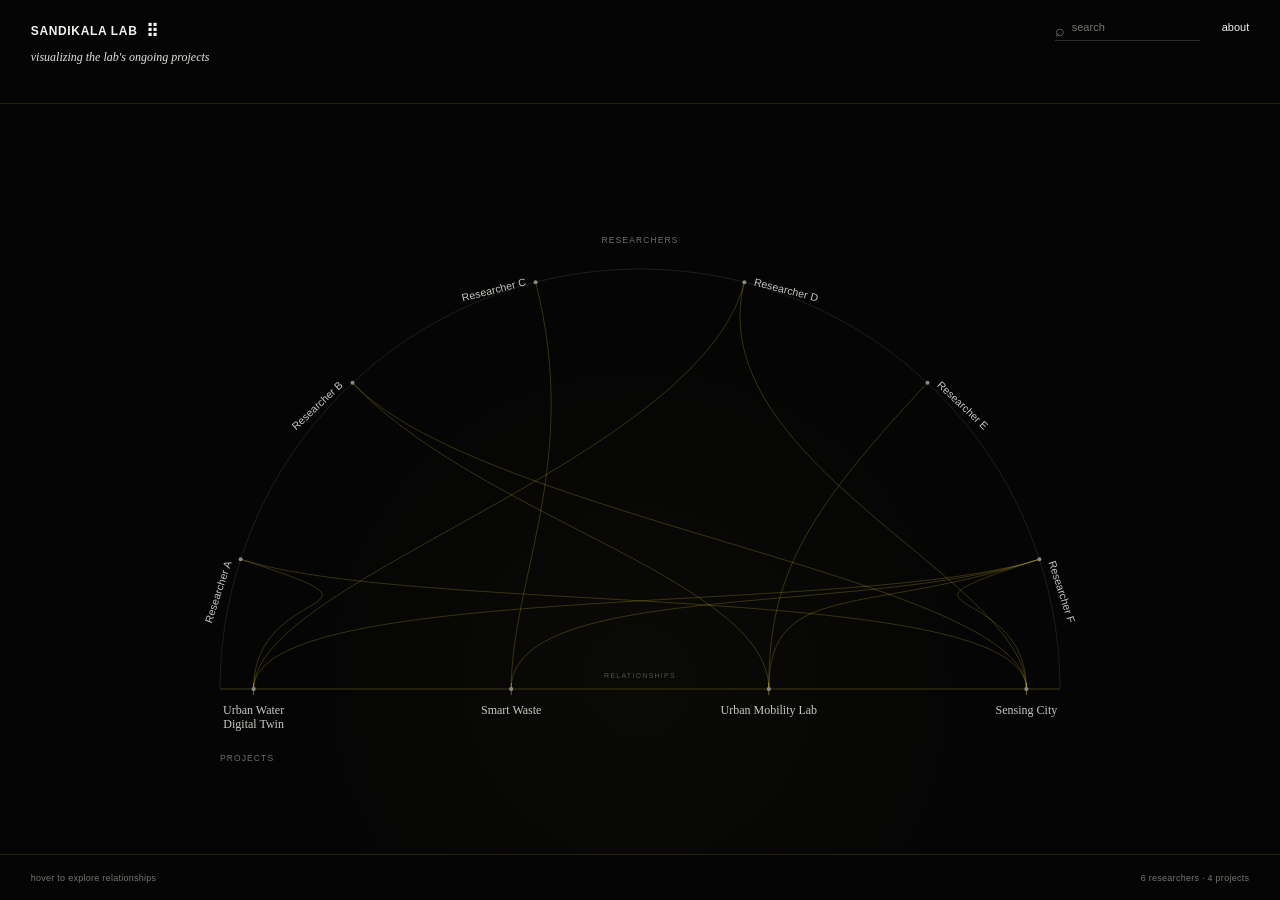
<file: index.html>
<!doctype html>
<html lang="en">
<head>
<meta charset="utf-8">
<meta name="viewport" content="width=device-width,initial-scale=1,viewport-fit=cover">
<meta name="description" content="Interactive research lab relationship map">
<title>Sandikala Lab — Research Map</title>
<style>
:root{
  --bg:#050505;
  --fg:#f2f2ee;
  --muted:#76766f;
  --yellow:#ffe13b;
  --yellow-soft:rgba(255,225,59,.24);
  --yellow-hover:rgba(255,225,59,.72);
  --border:rgba(255,225,59,.14);
  --sans:Arial,Helvetica,sans-serif;
  --serif:Georgia,"Times New Roman",serif;
}
*{box-sizing:border-box}
html,body{margin:0;min-height:100%;background:var(--bg);color:var(--fg)}
body{font-family:var(--sans)}
button,input{font:inherit;color:inherit}
.app{min-height:100vh;background:var(--bg);display:grid;grid-template-rows:auto minmax(560px,1fr) 46px}
.masthead{min-height:104px;padding:21px clamp(18px,2.4vw,42px) 16px;border-bottom:1px solid var(--border);display:flex;justify-content:space-between;align-items:flex-start;gap:24px;background:var(--bg);position:relative;z-index:10}
.brand{color:var(--fg);text-decoration:none;font-size:12px;font-weight:700;letter-spacing:.055em;display:inline-flex;gap:8px;align-items:center}
.brand-grid{font-size:17px;line-height:1}
.tagline{margin:10px 0 0;font:italic 12px/1.25 var(--serif);color:#e4e4df}
.tools{display:flex;align-items:center;gap:22px}
.search{width:145px;border-bottom:1px solid #2b2b28;display:flex;gap:7px;align-items:center;color:var(--muted)}
.search input{width:100%;padding:0 0 7px;border:0;outline:0;background:transparent;font-size:11px}
.search input::placeholder{color:var(--muted)}
.text-btn{padding:0 0 7px;border:0;border-bottom:1px solid transparent;background:transparent;cursor:pointer;font-size:11px}
.text-btn:hover,.text-btn:focus-visible{outline:none;border-color:var(--fg)}
.stage{position:relative;overflow:hidden;min-height:560px;background:radial-gradient(circle at 50% 77%,rgba(255,225,59,.018),transparent 42%),var(--bg)}
#mapSvg{display:block;width:100%;height:100%;min-height:560px;overflow:visible}
.semiguide{fill:none;stroke:rgba(255,255,255,.12);stroke-width:.8;vector-effect:non-scaling-stroke}
.project-line{stroke:rgba(255,225,59,.22);stroke-width:1;vector-effect:non-scaling-stroke}
.project-tick{stroke:rgba(255,225,59,.42);stroke-width:1;vector-effect:non-scaling-stroke}
.relation{fill:none;stroke:var(--yellow-soft);stroke-width:.85;opacity:1;vector-effect:non-scaling-stroke;transition:stroke .13s,stroke-width .13s,opacity .13s,filter .13s}
.relation.hot{stroke:var(--yellow-hover);stroke-width:1.2}
.relation.selected{stroke:var(--yellow);stroke-width:1.85;filter:drop-shadow(0 0 2px rgba(255,225,59,.42))}
.relation.dim{opacity:.055}
.node{cursor:pointer;outline:none}
.node .dot{fill:#8a8a84;transition:fill .13s,r .13s,opacity .13s}
.node text{fill:#c8c8c2;transition:fill .13s,opacity .13s,filter .13s}
.node.researcher text{font:10.5px/1 var(--sans);letter-spacing:.008em}
.node.project text{font:12px/1.15 var(--serif)}
.node:hover text,.node:focus text,.node.related text{fill:#fff}
.node.active text{fill:var(--yellow);filter:drop-shadow(0 0 4px rgba(255,225,59,.3))}
.node.active .dot{fill:var(--yellow);r:3}
.node.related .dot{fill:#deded7}
.node.dim text,.node.dim .dot{opacity:.16}
.axis-label{fill:#6e6e68;font:8.5px/1 var(--sans);letter-spacing:.13em}
.center-note{fill:#50504b;font:7px/1 var(--sans);letter-spacing:.18em;text-anchor:middle}
.footer{padding:0 clamp(18px,2.4vw,42px);border-top:1px solid var(--border);display:flex;align-items:center;justify-content:space-between;color:var(--muted);font-size:9px;letter-spacing:.03em;background:var(--bg);position:relative;z-index:10}
.detail{position:fixed;z-index:50;top:0;right:0;width:min(420px,92vw);height:100vh;padding:30px 34px 40px;background:#0d0d0c;border-left:1px solid rgba(255,225,59,.33);transform:translateX(102%);transition:transform .22s ease;overflow:auto}
.detail.open{transform:translateX(0)}
.close{position:absolute;right:24px;top:18px;border:0;background:transparent;font-size:29px;font-weight:200;cursor:pointer}
.kicker{margin:62px 0 13px;color:var(--muted);font-size:9px;letter-spacing:.13em;text-transform:uppercase}
.detail h2{margin:0;max-width:320px;font:400 clamp(30px,4vw,48px)/.98 var(--serif);letter-spacing:-.025em}
.detail-role{color:var(--muted);font-size:11px;margin:13px 0 0}
.detail-body{font:15px/1.6 var(--serif);color:#d2d2cd;margin:32px 0 0}
.detail-meta{margin-top:30px;padding-top:15px;border-top:1px solid rgba(255,225,59,.2);font-size:10px}
.meta-row{display:grid;grid-template-columns:78px 1fr;gap:10px;padding:5px 0;line-height:1.45}
.meta-row b{font-weight:400;color:var(--muted)}
.project-link{display:inline-block;color:var(--fg);text-decoration:none;border-bottom:1px solid var(--fg);padding-bottom:3px;margin-top:25px;font-size:10px}
.overlay{position:fixed;z-index:60;inset:0;background:rgba(0,0,0,.78);display:none;align-items:center;justify-content:center;padding:24px}
.overlay.open{display:flex}
.about-card{position:relative;width:min(690px,100%);background:#0b0b0a;border:1px solid rgba(255,225,59,.32);padding:clamp(32px,5vw,60px)}
.about-card h2{margin:0;font:400 clamp(30px,5vw,52px)/1 var(--serif)}
.about-card p{max-width:570px;font:15px/1.6 var(--serif);color:#d2d2cd}
.about-card code{color:var(--fg)}
.error-badge{position:absolute;left:50%;top:14px;transform:translateX(-50%);font-size:9px;color:#a3a39d;display:none;z-index:3}
@media(max-width:760px){
  .app{grid-template-rows:auto 650px 44px}.masthead{min-height:92px;padding:17px 18px 13px}.tagline{max-width:230px}.search{display:none}.tools{gap:12px}.stage{overflow-x:auto;overflow-y:hidden}.stage svg{min-width:920px}.footer{padding:0 18px}.footer span:last-child{display:none}
}
</style>
</head>
<body>
<div class="app">
  <header class="masthead">
    <div>
      <a class="brand" href="./"><span>SANDIKALA LAB</span><span class="brand-grid">⠿</span></a>
      <p class="tagline">visualizing the lab's ongoing projects</p>
    </div>
    <div class="tools">
      <label class="search"><span aria-hidden="true">⌕</span><input id="searchInput" type="search" placeholder="search" autocomplete="off" aria-label="Search researchers and projects"></label>
      <button id="aboutButton" class="text-btn" type="button">about</button>
    </div>
  </header>

  <main id="stage" class="stage">
    <div id="errorBadge" class="error-badge">using embedded sample data</div>
    <svg id="mapSvg" role="img" aria-label="Researchers arranged on a semicircle, connected to projects on a straight baseline"></svg>
  </main>

  <footer class="footer"><span id="statusText">hover to explore relationships</span><span id="countText"></span></footer>
</div>

<aside id="detailPanel" class="detail" aria-hidden="true">
  <button id="detailClose" class="close" type="button" aria-label="Close">×</button>
  <p id="detailType" class="kicker"></p>
  <h2 id="detailTitle"></h2>
  <p id="detailRole" class="detail-role"></p>
  <p id="detailBody" class="detail-body"></p>
  <div id="detailMeta" class="detail-meta"></div>
  <a id="detailLink" class="project-link" href="#" target="_blank" rel="noopener" hidden>open project ↗</a>
</aside>

<div id="aboutOverlay" class="overlay" aria-hidden="true">
  <section class="about-card" role="dialog" aria-modal="true" aria-labelledby="aboutHeading">
    <button id="aboutClose" class="close" type="button" aria-label="Close">×</button>
    <p class="kicker">ABOUT</p>
    <h2 id="aboutHeading">People around the arc. Projects on the baseline.</h2>
    <p>Researchers are distributed around one semicircular arc. Projects sit on the straight diameter below it. Yellow curves show the research relationships.</p>
    <p>Edit <code>data/lab.json</code> to replace the sample content. This page uses no database and no build step.</p>
  </section>
</div>

<script id="fallbackData" type="application/json">
{
  "leadership":[
    {"id":"lead-01","name":"Lab Director","role":"Director","bio":"Replace this record with the lab director or principal investigator.","projects":["urban-water-dt","smart-waste","mobility-lab"]},
    {"id":"lead-02","name":"Research Lead","role":"Research & Design","bio":"Leadership may be connected to one or many projects.","projects":["smart-waste","sensing-city"]}
  ],
  "researchers":[
    {"id":"res-01","name":"Researcher A","role":"Digital Twin","bio":"Research interests, affiliation, short biography, or expertise can be written here.","projects":["urban-water-dt","sensing-city"]},
    {"id":"res-02","name":"Researcher B","role":"Urban Analytics","bio":"This file is intentionally simple so it can be maintained directly on GitHub.","projects":["mobility-lab","sensing-city"]},
    {"id":"res-03","name":"Researcher C","role":"Circular Economy","bio":"Add as many researchers as required.","projects":["smart-waste"]},
    {"id":"res-04","name":"Researcher D","role":"IoT & Sensing","bio":"People may participate in multiple projects.","projects":["urban-water-dt","sensing-city"]},
    {"id":"res-05","name":"Researcher E","role":"Mobility","bio":"Use the projects array to define the network relationship.","projects":["mobility-lab"]},
    {"id":"res-06","name":"Researcher F","role":"Data Visualization","bio":"Hovering this researcher highlights only connected projects.","projects":["urban-water-dt","smart-waste","mobility-lab","sensing-city"]}
  ],
  "projects":[
    {"id":"urban-water-dt","name":"Urban Water Digital Twin","year":2026,"status":"ongoing","summary":"A sample project record for a digital-twin research programme.","tags":["Digital Twin","IoT","Urban Systems"],"url":""},
    {"id":"smart-waste","name":"Smart Waste","year":2026,"status":"ongoing","summary":"A sample circular-economy and smart waste research project.","tags":["Circular Economy","Waste","Smart City"],"url":""},
    {"id":"mobility-lab","name":"Urban Mobility Lab","year":2026,"status":"ongoing","summary":"A sample project exploring data-driven urban mobility.","tags":["Mobility","Transport","Data"],"url":""},
    {"id":"sensing-city","name":"Sensing City","year":2026,"status":"ongoing","summary":"A sample sensing project connecting field devices, urban data, and visualization.","tags":["Sensors","Urban Analytics","Visualization"],"url":""}
  ]
}
</script>

<script>
(function(){
'use strict';
var svg=document.getElementById('mapSvg');
var stage=document.getElementById('stage');
var search=document.getElementById('searchInput');
var statusText=document.getElementById('statusText');
var countText=document.getElementById('countText');
var errorBadge=document.getElementById('errorBadge');
var detail=document.getElementById('detailPanel');
var detailType=document.getElementById('detailType');
var detailTitle=document.getElementById('detailTitle');
var detailRole=document.getElementById('detailRole');
var detailBody=document.getElementById('detailBody');
var detailMeta=document.getElementById('detailMeta');
var detailLink=document.getElementById('detailLink');
var detailClose=document.getElementById('detailClose');
var about=document.getElementById('aboutOverlay');
var NS='http://www.w3.org/2000/svg';
var state={data:null,hover:null,active:null,query:'',nodes:[],links:[]};

function el(name,attrs){var n=document.createElementNS(NS,name);if(attrs){Object.keys(attrs).forEach(function(k){n.setAttribute(k,attrs[k]);});}return n;}
function textNode(parent,x,y,text,cls,anchor){var t=el('text',{x:x,y:y,'class':cls||'','text-anchor':anchor||'middle'});t.textContent=text;parent.appendChild(t);return t;}
function polar(cx,cy,r,deg){var a=deg*Math.PI/180;return{x:cx+Math.cos(a)*r,y:cy+Math.sin(a)*r};}
function arcD(cx,cy,r,a0,a1){var p0=polar(cx,cy,r,a0),p1=polar(cx,cy,r,a1);return'M'+p0.x.toFixed(1)+','+p0.y.toFixed(1)+' A'+r.toFixed(1)+','+r.toFixed(1)+' 0 0 1 '+p1.x.toFixed(1)+','+p1.y.toFixed(1);}
function projectById(id){return state.data.projects.find(function(p){return String(p.id)===String(id);})||null;}
function personById(id){return state.data.researchers.find(function(p){return String(p.id)===String(id);})||null;}
function norm(raw){
  raw=raw||{};
  var projects=(raw.projects||[]).map(function(p){return{id:String(p.id),name:p.name||'Untitled project',year:p.year||'',status:p.status||'',summary:p.summary||'',tags:Array.isArray(p.tags)?p.tags:[],url:p.url||''};});
  var valid={};projects.forEach(function(p){valid[p.id]=true;});
  var researchers=(raw.researchers||[]).map(function(p){return{id:String(p.id),name:p.name||'Unnamed',role:p.role||'',bio:p.bio||'',projects:(Array.isArray(p.projects)?p.projects:[]).map(String).filter(function(id){return valid[id];})};});
  return{researchers:researchers,projects:projects};
}
function searchable(item,type){var parts=type==='project'?[item.name,item.year,item.status,item.summary].concat(item.tags||[]):[item.name,item.role,item.bio];return parts.join(' ').toLowerCase();}
function visibleData(){
  var q=state.query.trim().toLowerCase();
  if(!q)return{researchers:state.data.researchers.slice(),projects:state.data.projects.slice()};
  var people={},projects={};
  state.data.projects.forEach(function(p){if(searchable(p,'project').indexOf(q)>=0)projects[p.id]=true;});
  state.data.researchers.forEach(function(r){if(searchable(r,'person').indexOf(q)>=0)people[r.id]=true;});
  state.data.researchers.forEach(function(r){
    if(people[r.id])r.projects.forEach(function(pid){projects[pid]=true;});
    r.projects.forEach(function(pid){if(projects[pid])people[r.id]=true;});
  });
  return{
    researchers:state.data.researchers.filter(function(r){return people[r.id];}),
    projects:state.data.projects.filter(function(p){return projects[p.id];})
  };
}
function angleFor(i,n,a0,a1){if(n<=1)return(a0+a1)/2;return a0+(a1-a0)*(i/(n-1));}

function addResearcherNode(group,item,cx,cy,r,deg){
  var p=polar(cx,cy,r,deg);
  var g=el('g',{'class':'node researcher',tabindex:'0','data-id':item.id,'data-type':'person'});
  g.setAttribute('transform','translate('+p.x.toFixed(1)+' '+p.y.toFixed(1)+')');
  g.appendChild(el('circle',{cx:0,cy:0,r:2,'class':'dot'}));
  var rot=deg+90;if(rot>180)rot-=360;
  var left=deg<270,right=deg>270;
  var tx=left?-9:(right?9:0);
  var anchor=left?'end':(right?'start':'middle');
  var t=textNode(g,tx,3,item.name,'',anchor);
  t.setAttribute('transform','rotate('+rot+' '+tx+' 3)');
  bindNode(g,'person',item.id);
  group.appendChild(g);
  state.nodes.push({el:g,id:item.id,type:'person',item:item});
  return p;
}

function addProjectNode(group,item,x,y){
  var g=el('g',{'class':'node project',tabindex:'0','data-id':item.id,'data-type':'project'});
  g.setAttribute('transform','translate('+x.toFixed(1)+' '+y.toFixed(1)+')');
  g.appendChild(el('line',{x1:0,y1:-6,x2:0,y2:6,'class':'project-tick'}));
  g.appendChild(el('circle',{cx:0,cy:0,r:2.1,'class':'dot'}));
  var t=textNode(g,0,25,item.name,'','middle');
  if(item.name.length>22){
    var words=item.name.split(' '),line1='',line2='';
    words.forEach(function(w){if((line1+' '+w).trim().length<=18&&!line2)line1=(line1+' '+w).trim();else line2=(line2+' '+w).trim();});
    t.textContent='';
    var a=el('tspan',{x:0,dy:0});a.textContent=line1;t.appendChild(a);
    if(line2){var b=el('tspan',{x:0,dy:14});b.textContent=line2;t.appendChild(b);}
  }
  bindNode(g,'project',item.id);
  group.appendChild(g);
  state.nodes.push({el:g,id:item.id,type:'project',item:item});
  return{x:x,y:y};
}

function bindNode(g,type,id){
  g.addEventListener('mouseenter',function(){state.hover={type:type,id:id};updateHighlight();});
  g.addEventListener('mouseleave',function(){state.hover=null;updateHighlight();});
  g.addEventListener('focus',function(){state.hover={type:type,id:id};updateHighlight();});
  g.addEventListener('blur',function(){state.hover=null;updateHighlight();});
  g.addEventListener('click',function(){selectItem(type,id);});
}

function related(ref){
  var people={},projects={};
  if(!ref)return{people:people,projects:projects};
  if(ref.type==='person'){
    var r=personById(ref.id);if(r){people[r.id]=true;r.projects.forEach(function(pid){projects[pid]=true;});}
  }else{
    projects[ref.id]=true;state.data.researchers.forEach(function(r){if(r.projects.indexOf(ref.id)>=0)people[r.id]=true;});
  }
  return{people:people,projects:projects};
}
function currentRef(){return state.hover||state.active;}
function updateHighlight(){
  var ref=currentRef(),rel=related(ref);
  state.nodes.forEach(function(n){
    var isActive=!!ref&&ref.type===n.type&&ref.id===n.id;
    var isRel=!!ref&&(n.type==='person'?rel.people[n.id]:rel.projects[n.id]);
    n.el.classList.toggle('active',isActive);
    n.el.classList.toggle('related',!!isRel&&!isActive);
    n.el.classList.toggle('dim',!!ref&&!isRel&&!isActive);
  });
  state.links.forEach(function(l){
    var hot=!!ref&&((ref.type==='person'&&l.person===ref.id)||(ref.type==='project'&&l.project===ref.id));
    var selected=!!state.active&&!state.hover&&((state.active.type==='person'&&l.person===state.active.id)||(state.active.type==='project'&&l.project===state.active.id));
    l.el.classList.toggle('hot',hot&&!selected);
    l.el.classList.toggle('selected',selected);
    l.el.classList.toggle('dim',!!ref&&!hot);
  });
  if(state.hover){
    var it=state.hover.type==='person'?personById(state.hover.id):projectById(state.hover.id);
    if(it){
      if(state.hover.type==='person')statusText.textContent=it.name+' · '+it.projects.length+' project'+(it.projects.length===1?'':'s');
      else{var c=state.data.researchers.filter(function(r){return r.projects.indexOf(it.id)>=0;}).length;statusText.textContent=it.name+' · '+c+' researcher'+(c===1?'':'s');}
    }
  }else if(state.active)statusText.textContent='selection pinned · click again or press esc to clear';
  else statusText.textContent='hover to explore relationships';
}

function draw(){
  if(!state.data)return;
  var box=stage.getBoundingClientRect();
  var w=Math.max(920,Math.round(box.width));
  var h=Math.max(560,Math.round(box.height));
  svg.setAttribute('viewBox','0 0 '+w+' '+h);
  while(svg.firstChild)svg.removeChild(svg.firstChild);
  state.links=[];state.nodes=[];
  var v=visibleData();

  var cx=w*.50;
  var baselineY=h*.78;
  var radius=Math.min(w*.38,h*.56);
  var leftX=cx-radius,rightX=cx+radius;

  var structure=el('g');
  structure.appendChild(el('path',{d:arcD(cx,baselineY,radius,180,360),'class':'semiguide'}));
  structure.appendChild(el('line',{x1:leftX,y1:baselineY,x2:rightX,y2:baselineY,'class':'project-line'}));
  svg.appendChild(structure);
  textNode(svg,leftX,baselineY+72,'PROJECTS','axis-label','start');
  textNode(svg,cx,baselineY-radius-26,'RESEARCHERS','axis-label','middle');
  textNode(svg,cx,baselineY-11,'RELATIONSHIPS','center-note','middle');

  var linkGroup=el('g');
  var nodeGroup=el('g');
  svg.appendChild(linkGroup);svg.appendChild(nodeGroup);
  var peoplePoints={},projectPoints={};

  var a0=198,a1=342;
  v.researchers.forEach(function(item,i){
    var deg=angleFor(i,v.researchers.length,a0,a1);
    peoplePoints[item.id]=addResearcherNode(nodeGroup,item,cx,baselineY,radius,deg);
  });

  var projectInset=Math.min(54,radius*.08);
  var usableLeft=leftX+projectInset,usableRight=rightX-projectInset;
  v.projects.forEach(function(item,i){
    var x=v.projects.length<=1?cx:usableLeft+(usableRight-usableLeft)*(i/(v.projects.length-1));
    projectPoints[item.id]=addProjectNode(nodeGroup,item,x,baselineY);
  });

  state.data.researchers.forEach(function(person){
    var a=peoplePoints[person.id];if(!a)return;
    person.projects.forEach(function(pid){
      var b=projectPoints[pid];if(!b)return;
      var radialPull=.44;
      var c1x=a.x+(cx-a.x)*radialPull;
      var c1y=a.y+(baselineY-a.y)*radialPull;
      var c2x=b.x;
      var c2y=baselineY-radius*.26;
      var d='M'+a.x.toFixed(1)+','+a.y.toFixed(1)+' C'+c1x.toFixed(1)+','+c1y.toFixed(1)+' '+c2x.toFixed(1)+','+c2y.toFixed(1)+' '+b.x.toFixed(1)+','+b.y.toFixed(1);
      var path=el('path',{d:d,'class':'relation','data-person':person.id,'data-project':pid});
      linkGroup.appendChild(path);state.links.push({el:path,person:person.id,project:pid});
    });
  });

  svg.appendChild(nodeGroup);
  countText.textContent=state.data.researchers.length+' researchers · '+state.data.projects.length+' projects';
  updateHighlight();
}

function metaRow(k,v){var row=document.createElement('div');row.className='meta-row';var b=document.createElement('b'),s=document.createElement('span');b.textContent=k;s.textContent=Array.isArray(v)?v.join(', '):String(v||'');row.appendChild(b);row.appendChild(s);return row;}
function openDetail(type,id){
  var item=type==='person'?personById(id):projectById(id);if(!item)return;
  detailType.textContent=type==='person'?'Researcher':'Project';detailTitle.textContent=item.name;
  detailRole.textContent=type==='person'?item.role:[item.year,item.status].filter(Boolean).join(' · ');
  detailBody.textContent=type==='person'?(item.bio||''):(item.summary||'');
  while(detailMeta.firstChild)detailMeta.removeChild(detailMeta.firstChild);
  if(type==='person'){
    var names=item.projects.map(function(pid){var p=projectById(pid);return p?p.name:null;}).filter(Boolean);detailMeta.appendChild(metaRow('projects',names));detailLink.hidden=true;
  }else{
    var team=state.data.researchers.filter(function(r){return r.projects.indexOf(id)>=0;}).map(function(r){return r.name;});
    detailMeta.appendChild(metaRow('year',item.year));detailMeta.appendChild(metaRow('status',item.status));detailMeta.appendChild(metaRow('researchers',team));detailMeta.appendChild(metaRow('tags',item.tags));
    if(item.url){detailLink.href=item.url;detailLink.hidden=false;}else detailLink.hidden=true;
  }
  detail.classList.add('open');detail.setAttribute('aria-hidden','false');
}
function closeDetail(){detail.classList.remove('open');detail.setAttribute('aria-hidden','true');}
function selectItem(type,id){
  if(state.active&&state.active.type===type&&state.active.id===id){state.active=null;closeDetail();history.replaceState(null,'',location.pathname+location.search);}
  else{state.active={type:type,id:id};openDetail(type,id);history.replaceState(null,'','#'+type+'='+encodeURIComponent(id));}
  updateHighlight();
}
function readHash(){var m=location.hash.match(/^#(person|project)=([^&]+)$/);if(!m)return;var id=decodeURIComponent(m[2]);if((m[1]==='person'&&personById(id))||(m[1]==='project'&&projectById(id))){state.active={type:m[1],id:id};openDetail(m[1],id);updateHighlight();}}
function setData(raw){state.data=norm(raw);draw();readHash();}

var fallback=JSON.parse(document.getElementById('fallbackData').textContent);setData(fallback);
fetch('data/lab.json',{cache:'no-store'}).then(function(r){if(!r.ok)throw new Error('HTTP '+r.status);return r.json();}).then(function(data){errorBadge.style.display='none';setData(data);}).catch(function(){errorBadge.style.display='block';});
search.addEventListener('input',function(){state.query=search.value;draw();});
detailClose.addEventListener('click',function(){state.active=null;closeDetail();history.replaceState(null,'',location.pathname+location.search);updateHighlight();});
document.getElementById('aboutButton').addEventListener('click',function(){about.classList.add('open');about.setAttribute('aria-hidden','false');});
document.getElementById('aboutClose').addEventListener('click',function(){about.classList.remove('open');about.setAttribute('aria-hidden','true');});
about.addEventListener('click',function(e){if(e.target===about){about.classList.remove('open');about.setAttribute('aria-hidden','true');}});
document.addEventListener('keydown',function(e){if(e.key==='Escape'){if(about.classList.contains('open')){about.classList.remove('open');about.setAttribute('aria-hidden','true');return;}state.active=null;state.hover=null;closeDetail();history.replaceState(null,'',location.pathname+location.search);updateHighlight();}});
var resizeTimer=null;window.addEventListener('resize',function(){clearTimeout(resizeTimer);resizeTimer=setTimeout(draw,80);});
})();
</script>
</body>
</html>
</file>
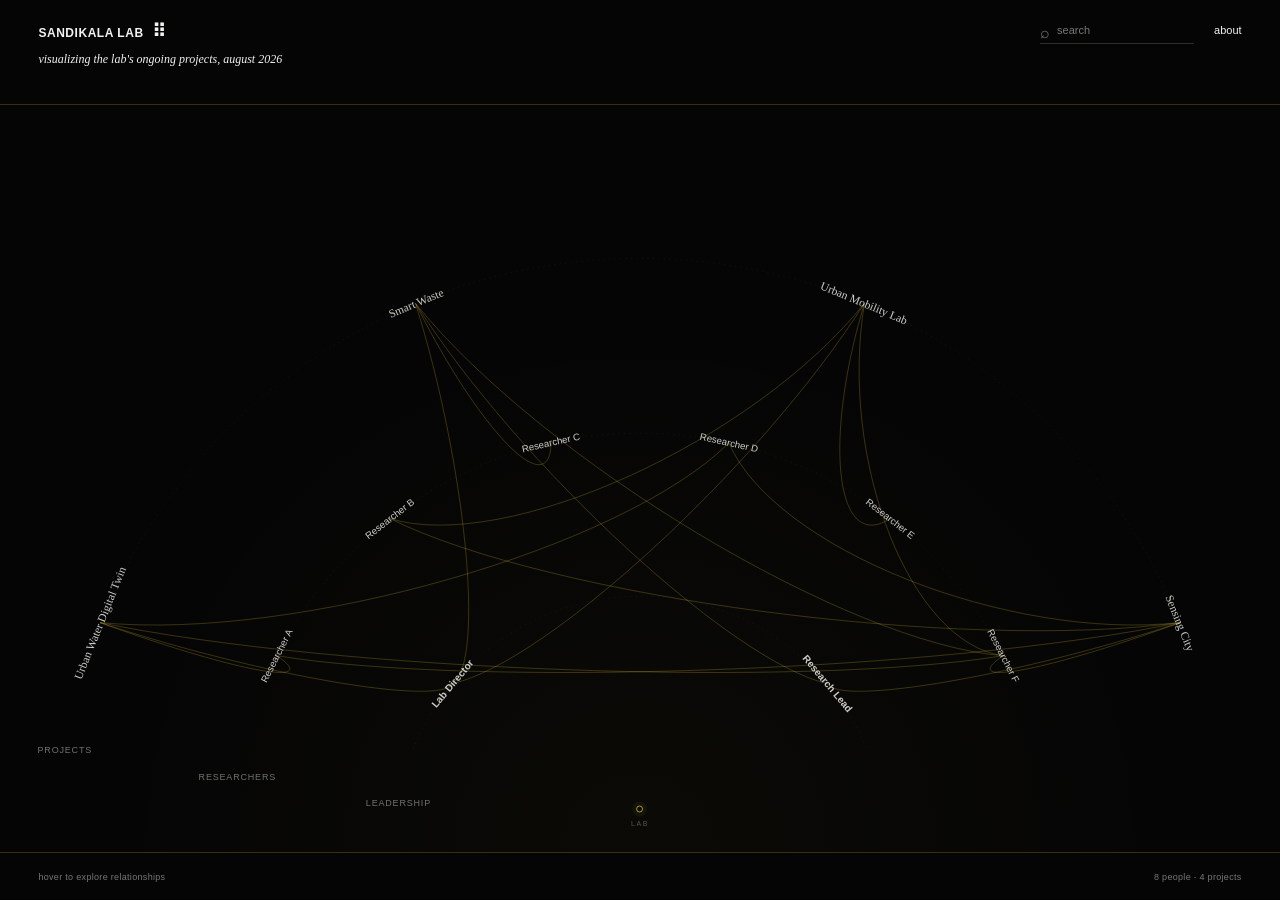
<file: index (3).html>
<!doctype html>
<html lang="en">
<head>
  <meta charset="utf-8">
  <meta name="viewport" content="width=device-width,initial-scale=1,viewport-fit=cover">
  <meta name="description" content="Interactive research lab relationship map">
  <title>Research Lab Map</title>
  <link rel="stylesheet" href="styles.css">
</head>
<body>
  <div id="app" class="app">
    <header class="masthead">
      <div class="masthead-copy">
        <a class="wordmark" href="./" aria-label="Research Lab Map home">
          <span id="labName">RESEARCH LAB</span><span class="mark-grid" aria-hidden="true">⠿</span>
        </a>
        <p id="tagline" class="tagline">visualizing the lab's ongoing projects</p>
      </div>

      <div class="header-tools">
        <label class="search" for="searchInput">
          <span aria-hidden="true">⌕</span>
          <input id="searchInput" type="search" autocomplete="off" placeholder="search">
        </label>
        <button id="aboutButton" class="plain-button" type="button">about</button>
      </div>
    </header>

    <main id="network" class="network" aria-label="Lab relationship map">
      <svg id="links" class="links" aria-hidden="true">
        <g id="ringGuides" class="ring-guides"></g>
        <g id="relationLinks" class="relation-links"></g>
      </svg>

      <div class="ring-label ring-label-projects">Projects</div>
      <div class="ring-label ring-label-researchers">Researchers</div>
      <div class="ring-label ring-label-leadership">Leadership</div>

      <section id="leadershipList" class="node-layer leadership-layer" aria-label="Leadership"></section>
      <section id="researcherList" class="node-layer researcher-layer" aria-label="Researchers"></section>
      <section id="projectList" class="node-layer project-layer" aria-label="Projects"></section>

      <div class="hub" aria-hidden="true">
        <span class="hub-dot"></span>
        <span class="hub-caption">LAB</span>
      </div>

      <p id="emptyState" class="empty-state" hidden>No matching people or projects.</p>
    </main>

    <footer class="footer">
      <p><span id="statusText">hover to explore relationships</span></p>
      <p><span id="countsText"></span></p>
    </footer>

    <aside id="detailPanel" class="detail-panel" aria-hidden="true" aria-live="polite">
      <button id="detailClose" class="detail-close" type="button" aria-label="Close detail">×</button>
      <p id="detailType" class="detail-kicker"></p>
      <h3 id="detailTitle"></h3>
      <p id="detailRole" class="detail-role"></p>
      <p id="detailBody" class="detail-body"></p>
      <div id="detailMeta" class="detail-meta"></div>
      <a id="detailLink" class="detail-link" href="#" target="_blank" rel="noopener">open project ↗</a>
    </aside>

    <dialog id="aboutDialog" class="about-dialog">
      <button id="aboutClose" class="dialog-close" type="button" aria-label="Close about">×</button>
      <p class="dialog-kicker">ABOUT</p>
      <h2 id="aboutTitle">A living map of people and projects.</h2>
      <p id="aboutText"></p>
      <p class="dialog-note">Edit <code>data/lab.json</code> to replace all demo data. No database or build step is required.</p>
    </dialog>
  </div>

  <script src="config.js"></script>
  <script src="app.js"></script>
</body>
</html>
</file>
<file: styles.css>
:root {
  --bg: #050505;
  --fg: #f2f2ef;
  --muted: #777773;
  --dim: #2b2b28;
  --line: rgba(255, 216, 56, .24);
  --line-hover: rgba(255, 221, 64, .72);
  --line-hot: #ffe13b;
  --guide: rgba(255,255,255,.075);
  --panel: #0d0d0c;
  --header-h: 105px;
  --footer-h: 48px;
  --pad-x: clamp(18px, 3vw, 46px);
  --sans: Arial, Helvetica, sans-serif;
  --serif: Georgia, "Times New Roman", serif;
}

* { box-sizing: border-box; }
html, body { margin: 0; width: 100%; min-height: 100%; background: var(--bg); color: var(--fg); }
body { font-family: var(--sans); overflow: hidden; }
button, input { font: inherit; color: inherit; }
button { -webkit-tap-highlight-color: transparent; }
.app { min-height: 100dvh; background: var(--bg); }

.masthead {
  height: var(--header-h);
  padding: 23px var(--pad-x) 18px;
  display: flex;
  align-items: flex-start;
  justify-content: space-between;
  border-bottom: 1px solid rgba(255,216,56,.20);
  position: relative;
  z-index: 30;
  background: var(--bg);
}
.wordmark { display: inline-flex; align-items: center; gap: 8px; color: var(--fg); text-decoration: none; font-size: 12px; font-weight: 700; letter-spacing: .045em; }
.mark-grid { font-size: 19px; line-height: 10px; transform: translateY(-1px); }
.tagline { margin: 11px 0 0; color: var(--fg); font-family: var(--serif); font-size: 12px; font-style: italic; }
.header-tools { display: flex; align-items: center; gap: 20px; }
.search { display: flex; align-items: center; gap: 7px; width: 154px; color: var(--muted); border-bottom: 1px solid var(--dim); }
.search input { width: 100%; border: 0; outline: 0; background: transparent; padding: 1px 0 7px; font-size: 11px; text-transform: lowercase; }
.search input::placeholder { color: var(--muted); }
.plain-button { border: 0; background: none; padding: 0 0 7px; cursor: pointer; border-bottom: 1px solid transparent; font-size: 11px; text-transform: lowercase; }
.plain-button:hover, .plain-button:focus-visible { border-bottom-color: var(--fg); outline: none; }

.network {
  height: calc(100dvh - var(--header-h) - var(--footer-h));
  min-height: 500px;
  position: relative;
  overflow: hidden;
  isolation: isolate;
  background:
    radial-gradient(circle at 50% 100%, rgba(255,216,56,.025), transparent 55%),
    var(--bg);
}
.links { position: absolute; inset: 0; width: 100%; height: 100%; z-index: 1; pointer-events: none; overflow: visible; }
.ring-guides path { fill: none; stroke: var(--guide); stroke-width: .65; stroke-dasharray: 1.3 4.2; vector-effect: non-scaling-stroke; }
.relation-links path {
  fill: none;
  stroke: var(--line);
  stroke-width: .9;
  opacity: 1;
  vector-effect: non-scaling-stroke;
  transition: opacity .12s linear, stroke .12s linear, stroke-width .12s linear, filter .12s linear;
}
.relation-links path.is-hot { stroke: var(--line-hover); stroke-width: 1.18; opacity: 1; }
.relation-links path.is-selected { stroke: var(--line-hot); stroke-width: 1.7; opacity: 1; filter: drop-shadow(0 0 2px rgba(255,225,59,.35)); }
.relation-links path.is-dim { opacity: .075; }

.node-layer { position: absolute; inset: 0; z-index: 5; pointer-events: none; }
.node {
  --angle: 0deg;
  position: absolute;
  appearance: none;
  border: 0;
  background: transparent;
  color: #cfcfca;
  padding: 4px 7px;
  margin: 0;
  cursor: pointer;
  pointer-events: auto;
  white-space: nowrap;
  text-align: left;
  transform-origin: center;
  transform: translate(-50%, -50%) rotate(var(--angle));
  font-size: clamp(9px, .75vw, 12px);
  line-height: 1.05;
  letter-spacing: .002em;
  transition: color .12s linear, opacity .12s linear, text-shadow .12s linear;
}
.node .node-name { display: inline-block; }
.node .node-role { display: none; }
.node:hover, .node:focus-visible, .node.is-active, .node.is-related { color: #fff; outline: none; }
.node:hover, .node:focus-visible { text-shadow: 0 0 8px rgba(255,255,255,.24); }
.node.is-active { color: var(--line-hot); text-shadow: 0 0 9px rgba(255,225,59,.38); }
.node.is-dim { color: #343430; opacity: .62; }
.node.is-match::after { content: ""; display: inline-block; width: 3px; height: 3px; margin-left: 5px; border-radius: 50%; background: var(--line-hot); vertical-align: middle; }
.project-layer .node { font-family: var(--serif); font-size: clamp(10px, .9vw, 14px); }
.leadership-layer .node { font-weight: 700; font-size: clamp(9px, .78vw, 12px); }

.ring-label {
  position: absolute;
  z-index: 4;
  color: #71716d;
  font-size: 9px;
  letter-spacing: .09em;
  text-transform: uppercase;
  pointer-events: none;
  transform: translate(-50%, -50%);
}
.hub { position: absolute; z-index: 4; transform: translate(-50%, -50%); display: grid; justify-items: center; gap: 7px; pointer-events: none; }
.hub-dot { width: 7px; height: 7px; border: 1px solid rgba(255,225,59,.65); border-radius: 50%; box-shadow: 0 0 0 4px rgba(255,225,59,.045); }
.hub-caption { color: #555550; font-size: 7px; letter-spacing: .22em; }

.empty-state { position: absolute; inset: 46% auto auto 50%; transform: translate(-50%, -50%); color: var(--muted); font-size: 12px; z-index: 15; }
.footer { height: var(--footer-h); border-top: 1px solid rgba(255,216,56,.20); padding: 0 var(--pad-x); display: flex; align-items: center; justify-content: space-between; color: var(--muted); background: var(--bg); position: relative; z-index: 30; }
.footer p { margin: 0; font-size: 9px; letter-spacing: .035em; }

.detail-panel { position: fixed; top: 0; right: 0; bottom: 0; width: min(420px, 92vw); z-index: 60; background: var(--panel); border-left: 1px solid rgba(255,216,56,.36); padding: 31px 34px 42px; transform: translateX(102%); transition: transform .24s ease; overflow-y: auto; }
.detail-panel.open { transform: translateX(0); }
.detail-close { position: absolute; top: 21px; right: 27px; border: 0; background: transparent; font-size: 28px; font-weight: 200; cursor: pointer; }
.detail-kicker { margin: 64px 0 14px; color: var(--muted); font-size: 9px; text-transform: uppercase; letter-spacing: .13em; }
.detail-panel h3 { margin: 0; max-width: 310px; font-family: var(--serif); font-size: clamp(31px, 4vw, 48px); line-height: .98; font-weight: 400; letter-spacing: -.03em; }
.detail-role { margin: 13px 0 0; color: var(--muted); font-size: 11px; }
.detail-body { margin: 34px 0 0; color: #d4d4cf; font-family: var(--serif); font-size: 15px; line-height: 1.6; }
.detail-meta { margin-top: 31px; padding-top: 16px; border-top: 1px solid rgba(255,216,56,.22); }
.meta-row { display: grid; grid-template-columns: 84px 1fr; gap: 10px; padding: 5px 0; font-size: 10px; line-height: 1.45; }
.meta-row span:first-child { color: var(--muted); }
.detail-link { display: inline-block; margin-top: 28px; color: var(--fg); text-decoration: none; border-bottom: 1px solid var(--fg); padding-bottom: 3px; font-size: 10px; }
.detail-link[hidden] { display: none; }

.about-dialog { width: min(700px, calc(100vw - 36px)); background: #0b0b0a; color: var(--fg); border: 1px solid rgba(255,216,56,.36); padding: clamp(30px, 5vw, 60px); }
.about-dialog::backdrop { background: rgba(0,0,0,.78); }
.dialog-close { position: absolute; top: 19px; right: 22px; border: 0; background: transparent; font-size: 28px; cursor: pointer; }
.dialog-kicker { margin: 0 0 15px; color: var(--muted); font-size: 9px; letter-spacing: .14em; }
.about-dialog h2 { margin: 0; font-family: var(--serif); font-size: clamp(30px, 5vw, 52px); font-weight: 400; line-height: 1; }
.about-dialog > p:not(.dialog-kicker) { max-width: 570px; font-family: var(--serif); font-size: 15px; line-height: 1.6; }
.dialog-note { color: var(--muted); }
.dialog-note code { font-family: monospace; color: var(--fg); }

@media (max-width: 900px) {
  :root { --header-h: 92px; --footer-h: 44px; }
  .masthead { padding-top: 18px; }
  .search { width: 120px; }
  .network { min-height: 480px; }
  .node { font-size: 9px; padding: 3px 5px; }
  .project-layer .node { font-size: 10px; }
}

@media (max-width: 650px) {
  body { overflow: auto; }
  .app { min-height: 100dvh; }
  .masthead { height: auto; min-height: 92px; position: sticky; top: 0; padding: 17px 18px 13px; }
  .tagline { max-width: 235px; line-height: 1.3; }
  .header-tools { gap: 12px; }
  .search { display: none; }
  .network { height: 620px; min-height: 620px; min-width: 760px; }
  .footer { height: 44px; padding: 0 18px; position: sticky; bottom: 0; }
  .footer p:last-child { display: none; }
  .detail-panel { width: min(390px, 94vw); }
  .node { font-size: 9px; }
  .project-layer .node { font-size: 10px; }
}
</file>
